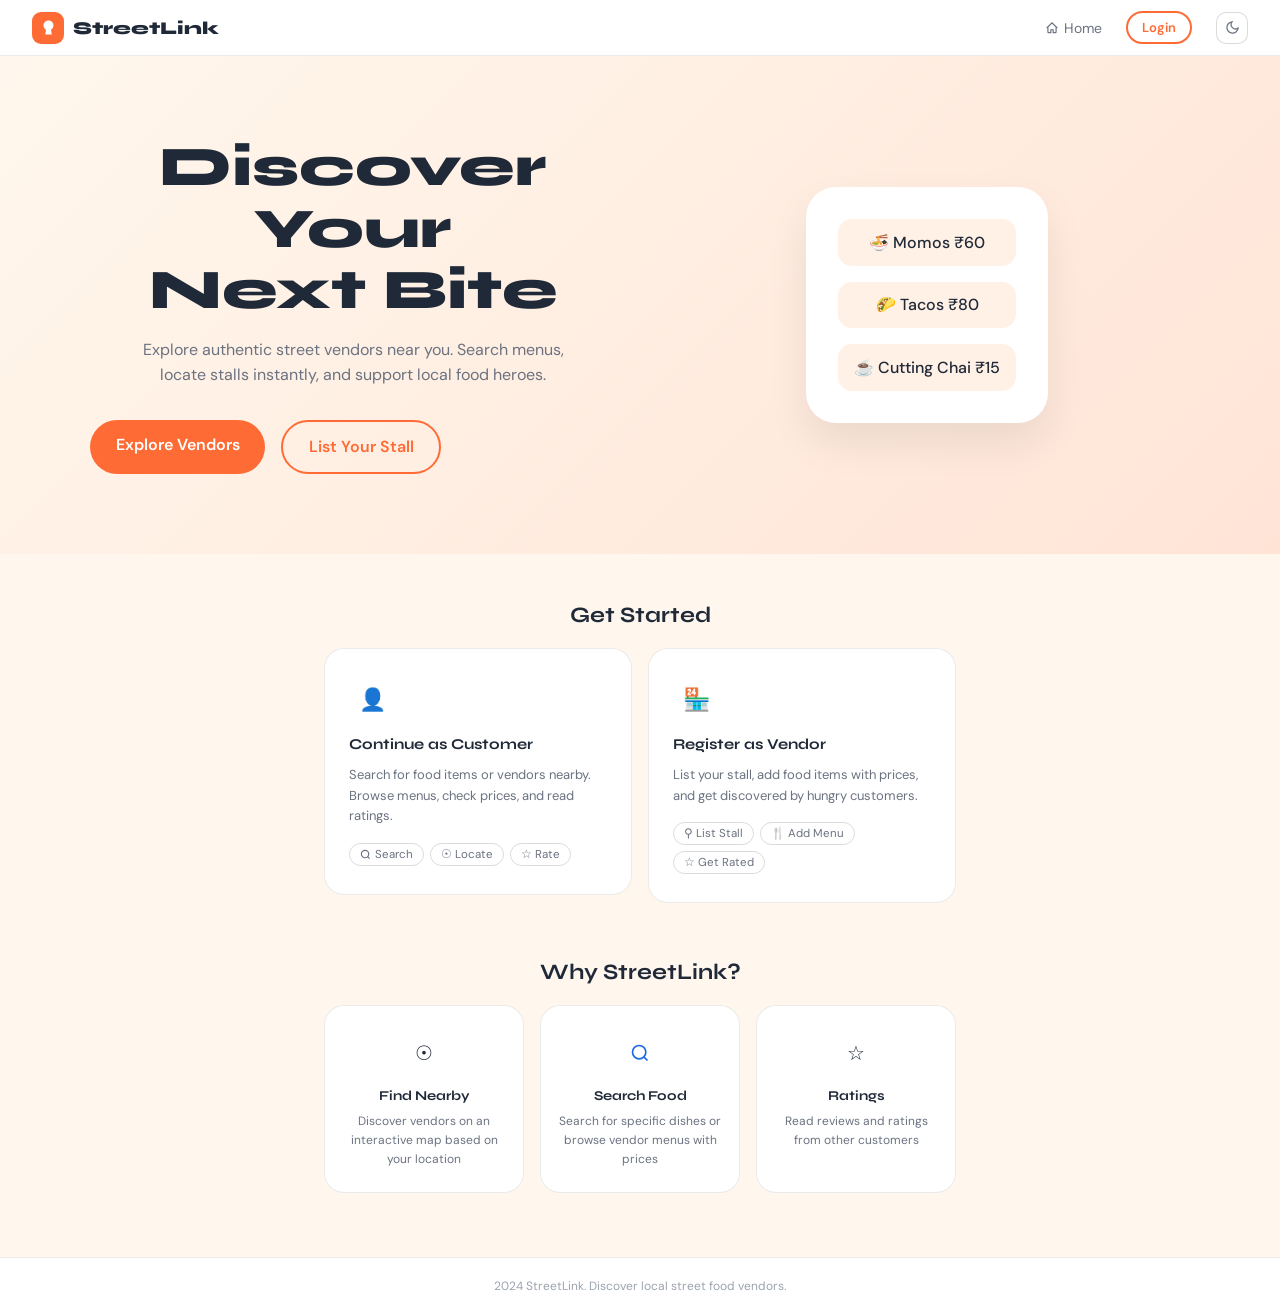
<file: home_page.html>
<!DOCTYPE html>
<html lang="en">
<head>
  <meta charset="UTF-8" />
  <meta name="viewport" content="width=device-width, initial-scale=1.0" />
<title>StreetLink – Discover Your Next Bite</title>
  <link href="https://fonts.googleapis.com/css2?family=Syne:wght@400;500;700;800&family=DM+Sans:ital,wght@0,300;0,400;0,500;1,400&display=swap" rel="stylesheet" />
  <style>
    *, *::before, *::after { box-sizing: border-box; margin: 0; padding: 0; }

    :root {
  --page-bg: #FFF7ED;
  --white: #FFFFFF;
  --surface: #FFF1E6;
  --brand: #FF6B35;
  --brand-dark: #E85A2A;
  --accent: #FFD166;
  --text: #1F2937;
  --text-sub: #6B7280;
  --muted: #9CA3AF;
  --line: rgba(0,0,0,0.08);
  --line-md: rgba(0,0,0,0.14);
  --r-sm: 10px;
  --r-md: 14px;
  --r-lg: 20px;
}

    html { scroll-behavior: smooth; }

    body {
      font-family: 'DM Sans', sans-serif;
      background: var(--page-bg);
      color: var(--text);
      min-height: 100vh;
      -webkit-font-smoothing: antialiased;
    }

    a { text-decoration: none; color: inherit; }

    nav {
      background: var(--white);
      border-bottom: 1px solid var(--line);
      height: 56px;
      display: flex;
      align-items: center;
      justify-content: space-between;
      padding: 0 2rem;
      position: sticky;
      top: 0;
      z-index: 100;
    }

    .logo {
      display: flex;
      align-items: center;
      gap: 9px;
      font-family: 'Syne', sans-serif;
      font-weight: 800;
      font-size: 18px;
      color: var(--text);
    }

    .logo-icon {
      width: 32px;
      height: 32px;
      background: var(--brand);
      border-radius: 9px;
      display: flex;
      align-items: center;
      justify-content: center;
    }

    .nav-links {
      display: flex;
      align-items: center;
      gap: 1.5rem;
      font-size: 14px;
      color: var(--text-sub);
    }

    .nav-links a {
      display: flex;
      align-items: center;
      gap: 5px;
      transition: color 0.15s;
    }

    .nav-links a:hover { color: var(--text); }

    .nav-login { color: var(--text) !important; font-weight: 500; }

    .hero {
      text-align: center;
      padding: 5rem 1.5rem 2.5rem;
    }

    .hero h1 {
      font-family: 'Syne', sans-serif;
      font-size: clamp(2rem, 5vw, 3rem);
      font-weight: 800;
      line-height: 1.15;
      color: var(--text);
      margin-bottom: 1rem;
    }

    .hero p {
      font-size: 15.5px;
      color: var(--text-sub);
      max-width: 440px;
      margin: 0 auto 2.5rem;
      line-height: 1.65;
    }

    .category-card {
      background: var(--white);
      border: 1px solid var(--line);
      border-radius: var(--r-lg);
      padding: 1.5rem 2rem;
      max-width: 500px;
      margin: 0 auto;
      display: flex;
      justify-content: center;
      gap: 1.5rem;
      align-items: center;
      position: relative;
    }

    .cat-dot {
      position: absolute;
      width: 8px;
      height: 8px;
      border-radius: 50%;
    }
    .cat-dot.tl { top: 14px; left: 16px; background: var(--brand); opacity: 0.35; }
    .cat-dot.br { bottom: 14px; right: 16px; border: 1.5px solid var(--line-md); }

    .cat-star { position: absolute; top: 12px; right: 16px; font-size: 14px; color: var(--line-md); }

    .cat-item {
      display: flex;
      flex-direction: column;
      align-items: center;
      gap: 8px;
      cursor: pointer;
    }

    .cat-icon {
      width: 56px;
      height: 56px;
      background: var(--surface);
      border: 1px solid var(--line);
      border-radius: var(--r-md);
      display: flex;
      align-items: center;
      justify-content: center;
      font-size: 22px;
      transition: border-color 0.15s, background 0.15s, transform 0.15s;
    }

    .cat-item:hover .cat-icon { border-color: var(--brand); transform: translateY(-2px); }

    .cat-item.active .cat-icon { border: 2px solid var(--brand); background: var(--blue-light); }

    .cat-label { font-size: 11.5px; color: var(--text-sub); font-weight: 400; }

    .cat-item.active .cat-label { color: var(--brand); font-weight: 500; }

    .section-title {
      font-family: 'Syne', sans-serif;
      font-size: 22px;
      font-weight: 700;
      text-align: center;
      color: var(--text);
      margin-bottom: 1.25rem;
    }

    .get-started {
      max-width: 680px;
      margin: 0 auto;
      padding: 3rem 1.5rem 2rem;
    }

    .gs-grid {
      display: grid;
      grid-template-columns: 1fr 1fr;
      gap: 1rem;
    }

    .gs-card {
      background: var(--white);
      border: 1px solid var(--line);
      border-radius: var(--r-lg);
      padding: 1.75rem 1.5rem;
      display: flex;
      flex-direction: column;
      gap: 0.75rem;
      cursor: pointer;
      transition: border-color 0.15s, box-shadow 0.15s, transform 0.15s;
    }

    .gs-card:hover {
      border-color: var(--brand);
      box-shadow: 0 4px 16px rgba(29,106,229,0.08);
      transform: translateY(-2px);
    }

    .gs-icon {
      width: 46px;
      height: 46px;
      background: var(--blue-light);
      border-radius: var(--r-md);
      display: flex;
      align-items: center;
      justify-content: center;
      font-size: 22px;
    }

    .gs-card h3 {
      font-family: 'Syne', sans-serif;
      font-size: 15px;
      font-weight: 700;
      color: var(--text);
    }

    .gs-card p { font-size: 13px; color: var(--text-sub); line-height: 1.6; }

    .pills {
      display: flex;
      flex-wrap: wrap;
      gap: 6px;
      margin-top: 4px;
    }

    .pill {
      font-size: 11.5px;
      color: var(--text-sub);
      border: 1px solid var(--line-md);
      border-radius: 20px;
      padding: 3px 10px;
      display: flex;
      align-items: center;
      gap: 4px;
    }

    .why-section {
      max-width: 680px;
      margin: 0 auto;
      padding: 1.5rem 1.5rem 4rem;
    }

    .why-grid {
      display: grid;
      grid-template-columns: repeat(3, 1fr);
      gap: 1rem;
    }

    .why-item {
      display: flex;
      flex-direction: column;
      align-items: center;
      text-align: center;
      gap: 0.5rem;
      padding: 1.5rem 1rem;
      background: var(--white);
      border: 1px solid var(--line);
      border-radius: var(--r-lg);
      transition: border-color 0.15s;
    }

    .why-item:hover { border-color: var(--line-md); }

    .why-icon {
      width: 46px;
      height: 46px;
      background: var(--blue-light);
      border-radius: var(--r-md);
      display: flex;
      align-items: center;
      justify-content: center;
      font-size: 20px;
      margin-bottom: 4px;
    }

    .why-label { font-family: 'Syne', sans-serif; font-size: 13.5px; font-weight: 700; color: var(--text); }
    .why-desc  { font-size: 12px; color: var(--text-sub); line-height: 1.55; }

    footer {
      border-top: 1px solid var(--line);
      text-align: center;
      padding: 1.25rem;
      font-size: 12px;
      color: var(--muted);
      background: var(--white);
    }

    @media (max-width: 520px) {
      .gs-grid   { grid-template-columns: 1fr; }
      .why-grid  { grid-template-columns: 1fr; }
      nav        { padding: 0 1rem; }
      .hero      { padding: 3rem 1rem 2rem; }
    }
    .hero {
  padding: 5rem 2rem;
  background: linear-gradient(135deg, #FFF7ED, #FFE4D6);
}

.hero-container {
  max-width: 1100px;
  margin: auto;
  display: flex;
  align-items: center;
  justify-content: space-between;
  gap: 3rem;
  flex-wrap: wrap;
}

.hero-left {
  flex: 1;
  min-width: 280px;
}

.hero h1 {
  font-family: 'Syne', sans-serif;
  font-size: clamp(2.5rem, 5vw, 3.5rem);
  font-weight: 800;
  line-height: 1.1;
  margin-bottom: 1rem;
}

.hero p {
  font-size: 16px;
  color: var(--text-sub);
  max-width: 450px;
  margin-bottom: 2rem;
  line-height: 1.6;
}

.hero-buttons {
  display: flex;
  gap: 1rem;
  flex-wrap: wrap;
}

.btn-primary {
  background: var(--brand);
  color: white;
  padding: 0.9rem 1.6rem;
  border-radius: 30px;
  font-weight: 600;
  transition: 0.2s;
}

.btn-primary:hover {
  background: var(--brand-dark);
  transform: translateY(-2px);
}

.btn-secondary {
  border: 2px solid var(--brand);
  color: var(--brand);
  padding: 0.9rem 1.6rem;
  border-radius: 30px;
  font-weight: 600;
  transition: 0.2s;
}

.btn-secondary:hover {
  background: var(--brand);
  color: white;
  transform: translateY(-2px);
}

.hero-right {
  flex: 1;
  display: flex;
  justify-content: center;
}

.phone-mock {
  background: white;
  padding: 2rem;
  border-radius: 30px;
  box-shadow: 0 20px 40px rgba(0,0,0,0.08);
  display: flex;
  flex-direction: column;
  gap: 1rem;
  min-width: 220px;
}

.mock-card {
  background: var(--surface);
  padding: 0.8rem 1rem;
  border-radius: 14px;
  font-weight: 500;
  transition: 0.2s;
}

.mock-card:hover {
  background: var(--accent);
}
  </style>
  <link rel="stylesheet" href="dark.css" />
</head>
<body>
  <script>if(localStorage.getItem('theme')==='dark')document.body.classList.add('dark');</script>

  <nav>
    <a href="home_page.html">
      <div class="logo">
        <div class="logo-icon">
          <svg width="17" height="17" viewBox="0 0 17 17" fill="none">
            <path d="M8.5 1.5C5.74 1.5 3.5 3.74 3.5 6.5c0 1.85 1 3.46 2.5 4.33L5.25 15.5h6.5l-.75-4.67A5.01 5.01 0 0013.5 6.5c0-2.76-2.24-5-5-5z" fill="white"/>
          </svg>
        </div>
        StreetLink
      </div>
    </a>
    <div class="nav-links">
      <a href="home_page.html">
        <svg width="14" height="14" fill="none" viewBox="0 0 24 24" stroke="currentColor" stroke-width="2"><path d="M3 12l9-9 9 9M5 10v9a1 1 0 001 1h4v-5h4v5h4a1 1 0 001-1v-9"/></svg>
        Home
      </a>
<a href="login.html" class="btn-secondary" style="padding:6px 14px;font-size:13px;">Login</a>
      <button id="themeBtn" onclick="toggleTheme()" title="Toggle dark mode" style="width:32px;height:32px;border:1px solid var(--line-md);border-radius:var(--r-sm);background:var(--white);cursor:pointer;display:flex;align-items:center;justify-content:center;color:var(--text-sub);transition:all 0.15s;flex-shrink:0;">
        <svg id="themeIcon" width="15" height="15" fill="none" viewBox="0 0 24 24" stroke="currentColor" stroke-width="2"><path d="M21 12.79A9 9 0 1111.21 3 7 7 0 0021 12.79z"/></svg>
      </button>
    </div>
  </nav>
    </div>
  </nav>

<section class="hero">
  <div class="hero-container">
    
    <div class="hero-left">
      <h1>Discover Your<br>Next Bite</h1>
      <p>
        Explore authentic street vendors near you. 
        Search menus, locate stalls instantly, and support local food heroes.
      </p>

      <div class="hero-buttons">
        <a href="customer.html" class="btn-primary">Explore Vendors</a>
        <a href="vendor_register.html" class="btn-secondary">List Your Stall</a>
      </div>
    </div>

    <div class="hero-right">
      <div class="phone-mock">
        <div class="mock-card">🍜 Momos ₹60</div>
        <div class="mock-card">🌮 Tacos ₹80</div>
        <div class="mock-card">☕ Cutting Chai ₹15</div>
      </div>
    </div>

  </div>
</section>

  <section class="get-started">
    <p class="section-title">Get Started</p>
    <div class="gs-grid">

      <a href="customer.html">
        <div class="gs-card">
          <div class="gs-icon">👤</div>
          <h3>Continue as Customer</h3>
          <p>Search for food items or vendors nearby. Browse menus, check prices, and read ratings.</p>
          <div class="pills">
            <span class="pill">
              <svg width="11" height="11" fill="none" viewBox="0 0 24 24" stroke="currentColor" stroke-width="2.5"><circle cx="11" cy="11" r="8"/><path d="M21 21l-4.35-4.35"/></svg>
              Search
            </span>
            <span class="pill">&#9737; Locate</span>
            <span class="pill">&#9734; Rate</span>
          </div>
        </div>
      </a>

      <a href="vendor_register.html">
        <div class="gs-card">
          <div class="gs-icon">🏪</div>
          <h3>Register as Vendor</h3>
          <p>List your stall, add food items with prices, and get discovered by hungry customers.</p>
          <div class="pills">
            <span class="pill">&#9906; List Stall</span>
            <span class="pill">🍴 Add Menu</span>
            <span class="pill">&#9734; Get Rated</span>
          </div>
        </div>
      </a>

    </div>
  </section>

  <section class="why-section">
    <p class="section-title">Why StreetLink?</p>
    <div class="why-grid">

      <div class="why-item">
        <div class="why-icon">&#9737;</div>
        <span class="why-label">Find Nearby</span>
        <span class="why-desc">Discover vendors on an interactive map based on your location</span>
      </div>

      <div class="why-item">
        <div class="why-icon">
          <svg width="20" height="20" fill="none" viewBox="0 0 24 24" stroke="#1D6AE5" stroke-width="2"><circle cx="11" cy="11" r="8"/><path d="M21 21l-4.35-4.35"/></svg>
        </div>
        <span class="why-label">Search Food</span>
        <span class="why-desc">Search for specific dishes or browse vendor menus with prices</span>
      </div>

      <div class="why-item">
        <div class="why-icon">&#9734;</div>
        <span class="why-label">Ratings</span>
        <span class="why-desc">Read reviews and ratings from other customers</span>
      </div>

    </div>
  </section>

  <footer>
    2024 StreetLink. Discover local street food vendors.
  </footer>

  <script>
    const SUN  = `<svg width="15" height="15" fill="none" viewBox="0 0 24 24" stroke="currentColor" stroke-width="2"><circle cx="12" cy="12" r="5"/><line x1="12" y1="1" x2="12" y2="3"/><line x1="12" y1="21" x2="12" y2="23"/><line x1="4.22" y1="4.22" x2="5.64" y2="5.64"/><line x1="18.36" y1="18.36" x2="19.78" y2="19.78"/><line x1="1" y1="12" x2="3" y2="12"/><line x1="21" y1="12" x2="23" y2="12"/><line x1="4.22" y1="19.78" x2="5.64" y2="18.36"/><line x1="18.36" y1="5.64" x2="19.78" y2="4.22"/></svg>`;
    const MOON = `<svg width="15" height="15" fill="none" viewBox="0 0 24 24" stroke="currentColor" stroke-width="2"><path d="M21 12.79A9 9 0 1111.21 3 7 7 0 0021 12.79z"/></svg>`;

    function applyTheme(dark) {
      document.body.classList.toggle('dark', dark);
      const btn = document.getElementById('themeBtn');
      if (btn) btn.innerHTML = dark ? SUN : MOON;
    }

    window.toggleTheme = function() {
      const isDark = !document.body.classList.contains('dark');
      localStorage.setItem('theme', isDark ? 'dark' : 'light');
      applyTheme(isDark);
    };

    applyTheme(localStorage.getItem('theme') === 'dark');
  </script>

</body>

</body>
</html>
</file>
<file: dark.css>
body.dark {
  --page-bg: #13141F;
  --white: #1C1E2E;
  --surface: #252838;
  --blue-light: #1E2540;
  --brand: #6C8EF5;
  --brand-dark: #5A7AE8;
  --sidebar: #0D0E1A;
  --muted: #5C6080;
  --text: #E8EAF2;
  --text-sub: #8B90AA;
  --line: rgba(255,255,255,0.07);
  --line-md: rgba(255,255,255,0.12);
  --green: #34D399;
  --red: #F87171;
  --star: #FBBF24;
}

body.dark .sidebar {
  background: #0D0E1A;
  border-right: 1px solid rgba(255,255,255,0.05);
}

body.dark .sidebar-logo {
  border-bottom-color: rgba(255,255,255,0.06);
}

body.dark .logo-icon {
  background: #6C8EF5;
}

body.dark .nav-item:hover {
  background: rgba(108,142,245,0.12);
  color: #E8EAF2;
}

body.dark .nav-item.active {
  background: rgba(108,142,245,0.2);
  color: #6C8EF5;
}

body.dark .user-avatar {
  background: rgba(108,142,245,0.25);
  color: #6C8EF5;
}

body.dark nav {
  background: #1C1E2E;
  border-bottom-color: rgba(255,255,255,0.07);
}

body.dark .card,
body.dark .section-card,
body.dark .stat-card,
body.dark .chart-card,
body.dark .side-panel,
body.dark .panel-head {
  background: #1C1E2E;
  border-color: rgba(255,255,255,0.07);
}

body.dark .form-input,
body.dark .form-select,
body.dark .form-textarea,
body.dark .filter-select,
body.dark .search-wrap input,
body.dark .drawer-search-wrap input {
  background: #252838;
  border-color: rgba(255,255,255,0.1);
  color: #E8EAF2;
}

body.dark .form-input:focus,
body.dark .form-select:focus,
body.dark .form-textarea:focus,
body.dark .search-wrap input:focus,
body.dark .drawer-search-wrap input:focus {
  border-color: #6C8EF5;
  box-shadow: 0 0 0 3px rgba(108,142,245,0.15);
}

body.dark .form-input::placeholder,
body.dark .search-wrap input::placeholder { color: #5C6080; }

body.dark .submit-btn,
body.dark .save-btn,
body.dark .btn-primary { background: #6C8EF5; }
body.dark .submit-btn:hover,
body.dark .save-btn:hover,
body.dark .btn-primary:hover { background: #5A7AE8; }

body.dark .btn-outline {
  background: #252838;
  border-color: rgba(255,255,255,0.12);
  color: #E8EAF2;
}
body.dark .btn-outline:hover { border-color: #6C8EF5; color: #6C8EF5; }

body.dark .icon-btn {
  background: #252838;
  border-color: rgba(255,255,255,0.1);
  color: #8B90AA;
}
body.dark .icon-btn:hover {
  background: #1E2540;
  border-color: #6C8EF5;
  color: #6C8EF5;
}
body.dark .icon-btn.del:hover {
  background: rgba(248,113,113,0.1);
  border-color: rgba(248,113,113,0.4);
  color: #F87171;
}

body.dark table thead th {
  background: #13141F;
  color: #5C6080;
  border-bottom-color: rgba(255,255,255,0.07);
}
body.dark table tbody tr { border-bottom-color: rgba(255,255,255,0.05); }
body.dark table tbody tr:hover { background: rgba(255,255,255,0.03); }

body.dark .modal,
body.dark .drawer {
  background: #1C1E2E;
  box-shadow: 0 20px 60px rgba(0,0,0,0.6);
}
body.dark .modal-overlay { background: rgba(0,0,0,0.6); }
body.dark .drawer-overlay { background: rgba(0,0,0,0.6); }

body.dark .toast {
  background: #252838;
  border: 1px solid rgba(255,255,255,0.1);
  color: #E8EAF2;
}

body.dark .status-open {
  background: rgba(52,211,153,0.1);
  color: #34D399;
  border-color: rgba(52,211,153,0.25);
}
body.dark .status-closed {
  background: rgba(248,113,113,0.1);
  color: #F87171;
  border-color: rgba(248,113,113,0.25);
}

body.dark .cat-badge {
  background: #1E2540;
  color: #6C8EF5;
  border-color: rgba(108,142,245,0.2);
}

body.dark .chip {
  background: #252838;
  border-color: rgba(255,255,255,0.1);
  color: #8B90AA;
}
body.dark .chip.active {
  background: rgba(108,142,245,0.2);
  color: #6C8EF5;
  border-color: rgba(108,142,245,0.3);
}

body.dark .filter-bar,
body.dark .upi-banner {
  background: #1C1E2E;
  border-color: rgba(255,255,255,0.07);
}

body.dark .vendor-card,
body.dark .food-card,
body.dark .gs-card,
body.dark .why-item,
body.dark .info-card,
body.dark .map-card {
  background: #1C1E2E;
  border-color: rgba(255,255,255,0.07);
}

body.dark .vendor-row:hover { background: #252838; }
body.dark .vendor-row.active { background: #1E2540; border-left-color: #6C8EF5; }

body.dark .city-bar {
  background: #1E2540;
  color: #6C8EF5;
  border-color: rgba(108,142,245,0.2);
}

body.dark .alert.error   { background: rgba(248,113,113,0.1); border-color: rgba(248,113,113,0.3); color: #F87171; }
body.dark .alert.success { background: rgba(52,211,153,0.1);  border-color: rgba(52,211,153,0.3);  color: #34D399; }

body.dark .drawer-cat { color: #5C6080; border-bottom-color: rgba(255,255,255,0.07); }
body.dark .menu-row   { border-bottom-color: rgba(255,255,255,0.05); }

body.dark .allergy-tag { background: rgba(251,191,36,0.1); color: #FBBF24; border-color: rgba(251,191,36,0.2); }

body.dark footer {
  background: #1C1E2E;
  border-top-color: rgba(255,255,255,0.07);
}

body.dark .category-card { background: #1C1E2E; border-color: rgba(255,255,255,0.07); }
body.dark .cat-icon { background: #252838; border-color: rgba(255,255,255,0.1); }
body.dark .cat-item.active .cat-icon { background: #1E2540; border-color: #6C8EF5; }

body.dark .locate-btn {
  background: #1C1E2E;
  border-color: rgba(255,255,255,0.12);
  color: #8B90AA;
}
body.dark .locate-btn:hover { color: #6C8EF5; border-color: #6C8EF5; }

body.dark .save-banner {
  background: #1E2540;
  border-color: rgba(108,142,245,0.2);
  color: #6C8EF5;
}

body.dark .confirm-box {
  background: rgba(248,113,113,0.08);
  border-color: rgba(248,113,113,0.25);
}
body.dark .confirm-box p { color: #F87171; }
body.dark .confirm-box input {
  background: #252838;
  border-color: rgba(248,113,113,0.3);
  color: #E8EAF2;
}

body.dark .danger-zone { border-color: rgba(248,113,113,0.3) !important; }
body.dark .danger-zone .card-header { background: rgba(248,113,113,0.05); border-bottom-color: rgba(248,113,113,0.2); }

body.dark .t-track { background: #3A3D52; }
</file>
